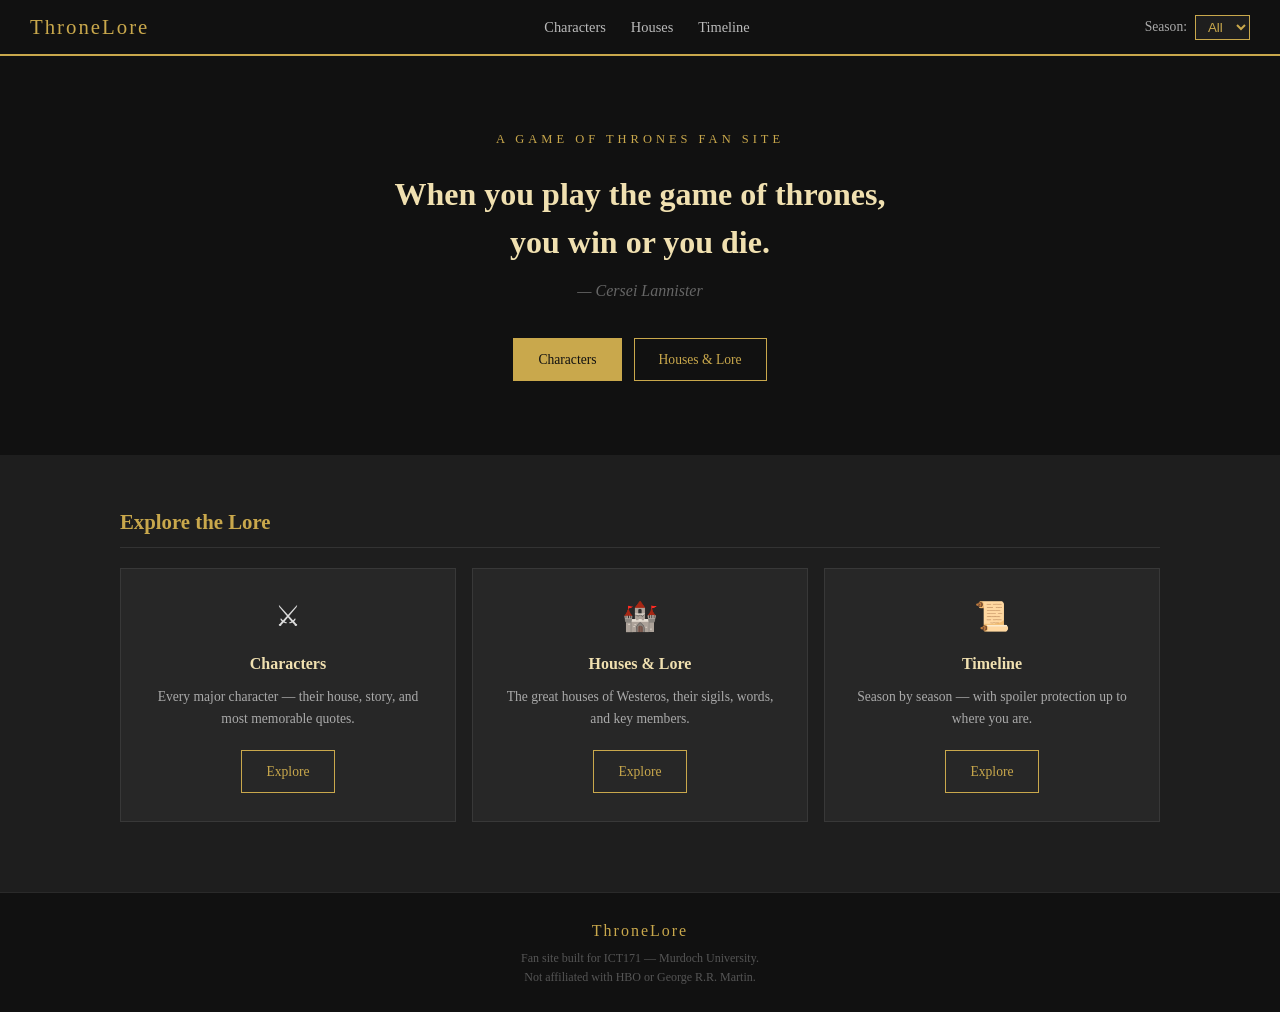
<file: site/index.html>
<!DOCTYPE html>
<html lang="en">
<head>
  <meta charset="UTF-8" />
  <meta name="viewport" content="width=device-width, initial-scale=1.0" />
  <title>ThroneLore</title>
  <link rel="stylesheet" href="style.css" />
</head>
<body>

  <nav>
    <span class="logo">ThroneLore</span>
    <ul>
      <li><a href="characters.html">Characters</a></li>
      <li><a href="houses.html">Houses</a></li>
      <li><a href="timeline.html">Timeline</a></li>
    </ul>
    <div class="season-selector">
      <label>Season:</label>
      <select id="season-nav" onchange="setSeason(this.value)">
        <option value="8">All</option>
        <option value="1">S1</option>
        <option value="2">S2</option>
        <option value="3">S3</option>
        <option value="4">S4</option>
        <option value="5">S5</option>
        <option value="6">S6</option>
        <option value="7">S7</option>
        <option value="8">S8</option>
      </select>
    </div>
  </nav>

  <div class="hero">
    <p class="tagline">A Game of Thrones Fan Site</p>
    <h1>When you play the game of thrones,<br>you win or you die.</h1>
    <p class="author">— Cersei Lannister</p>
    <a href="characters.html" class="btn btn-filled">Characters</a>
    <a href="houses.html" class="btn">Houses & Lore</a>
  </div>

  <div class="wrap">
    <h2 class="section-title">Explore the Lore</h2>
    <div class="preview-grid">
      <div class="preview-card">
        <div class="icon">⚔</div>
        <h3>Characters</h3>
        <p>Every major character — their house, story, and most memorable quotes.</p>
        <a href="characters.html" class="btn">Explore</a>
      </div>
      <div class="preview-card">
        <div class="icon">🏰</div>
        <h3>Houses & Lore</h3>
        <p>The great houses of Westeros, their sigils, words, and key members.</p>
        <a href="houses.html" class="btn">Explore</a>
      </div>
      <div class="preview-card">
        <div class="icon">📜</div>
        <h3>Timeline</h3>
        <p>Season by season — with spoiler protection up to where you are.</p>
        <a href="timeline.html" class="btn">Explore</a>
      </div>
    </div>
  </div>

  <footer>
    <p class="logo">ThroneLore</p>
    <p>Fan site built for ICT171 — Murdoch University.</p>
    <p>Not affiliated with HBO or George R.R. Martin.</p>
  </footer>

  <script>
    function setSeason(val) { sessionStorage.setItem('gotSeason', val); }
    const saved = sessionStorage.getItem('gotSeason');
    if (saved) document.getElementById('season-nav').value = saved;
  </script>
</body>
</html>
</file>
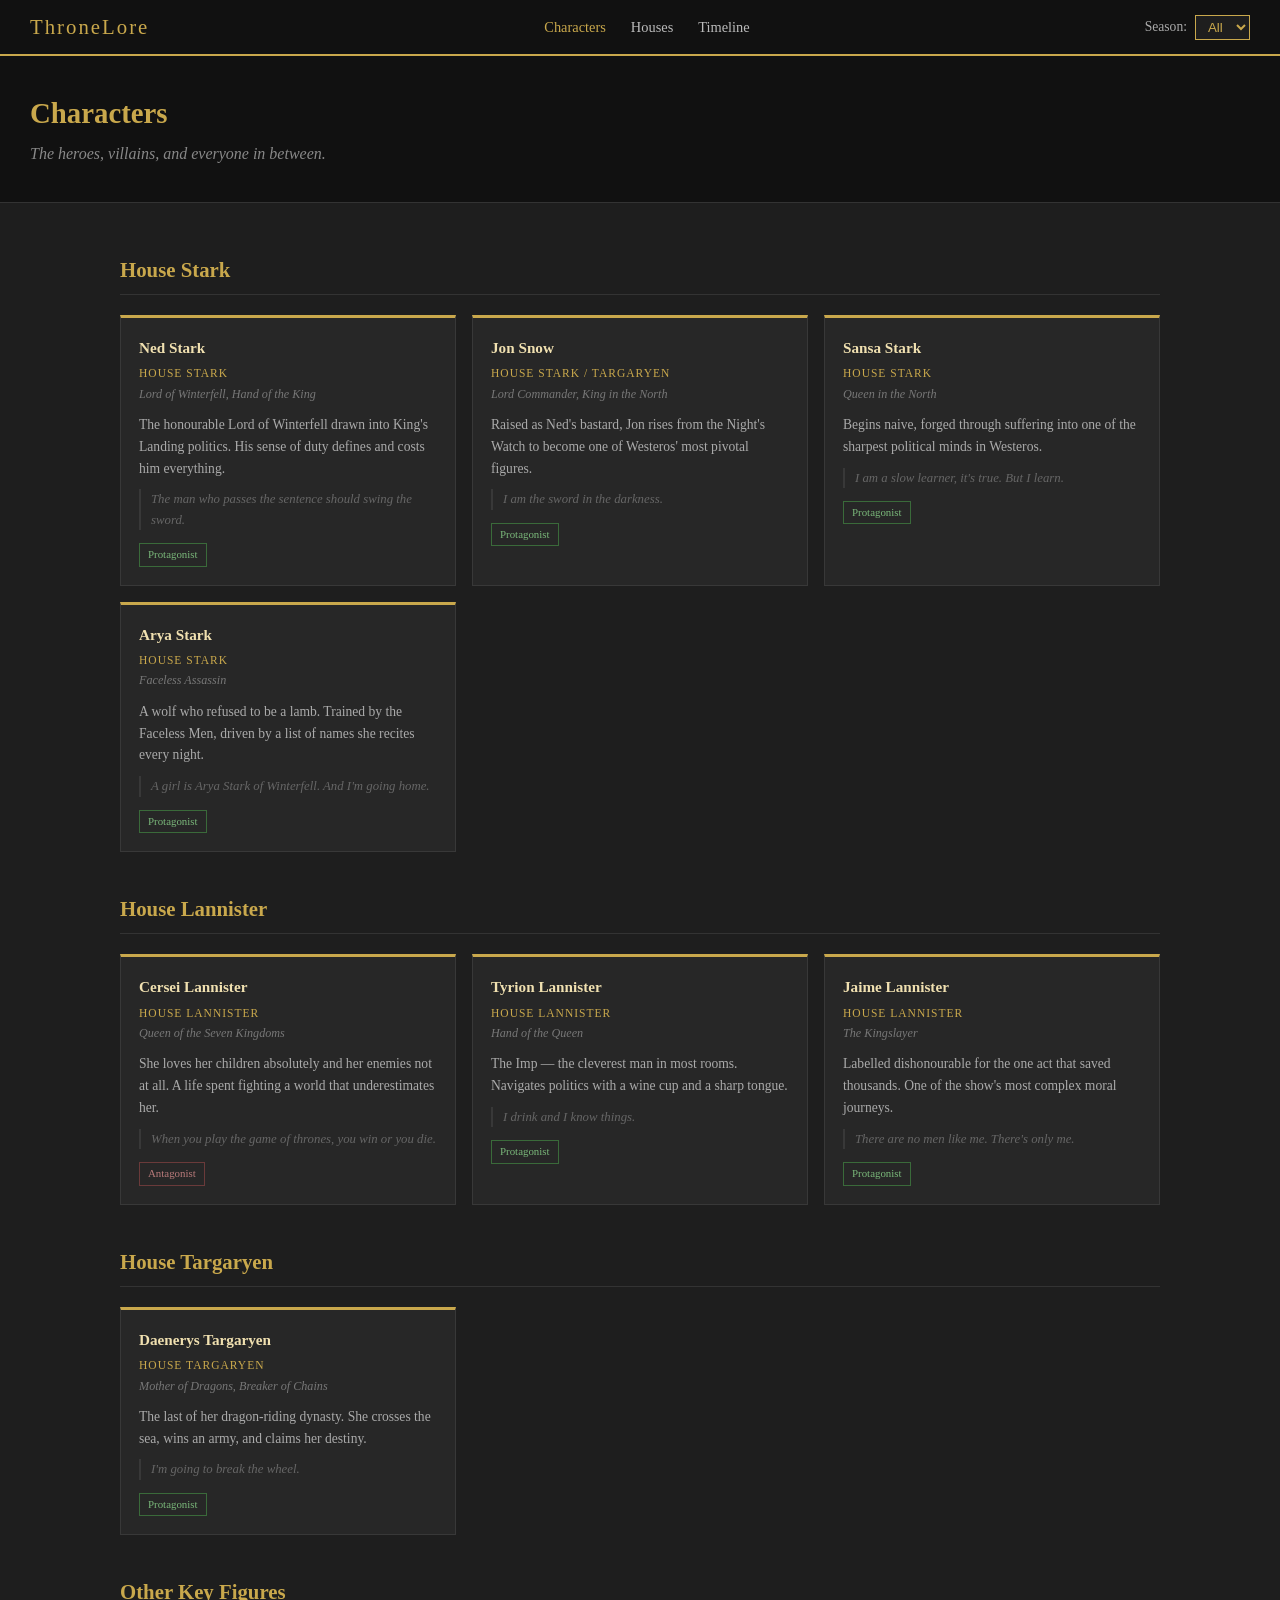
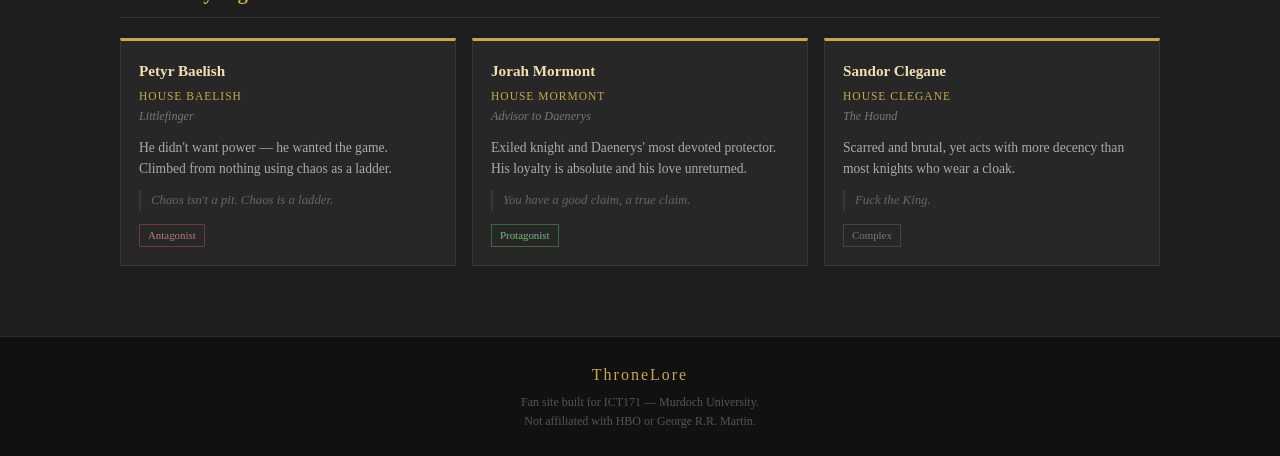
<file: site/characters.html>
<!DOCTYPE html>
<html lang="en">
<head>
  <meta charset="UTF-8" />
  <meta name="viewport" content="width=device-width, initial-scale=1.0" />
  <title>Characters — ThroneLore</title>
  <link rel="stylesheet" href="style.css" />
</head>
<body>

  <nav>
    <a href="index.html" class="logo">ThroneLore</a>
    <ul>
      <li><a href="characters.html" class="active">Characters</a></li>
      <li><a href="houses.html">Houses</a></li>
      <li><a href="timeline.html">Timeline</a></li>
    </ul>
    <div class="season-selector">
      <label>Season:</label>
      <select id="season-nav" onchange="setSeason(this.value)">
        <option value="8">All</option>
        <option value="1">S1</option>
        <option value="2">S2</option>
        <option value="3">S3</option>
        <option value="4">S4</option>
        <option value="5">S5</option>
        <option value="6">S6</option>
        <option value="7">S7</option>
        <option value="8">S8</option>
      </select>
    </div>
  </nav>

  <div class="page-header">
    <h1>Characters</h1>
    <p>The heroes, villains, and everyone in between.</p>
  </div>

  <div class="wrap">

    <h2 class="section-title">House Stark</h2>
    <div class="grid">
      <div class="char-card">
        <h3>Ned Stark</h3>
        <p class="sub">House Stark</p>
        <p class="role">Lord of Winterfell, Hand of the King</p>
        <p class="desc">The honourable Lord of Winterfell drawn into King's Landing politics. His sense of duty defines and costs him everything.</p>
        <p class="quote">The man who passes the sentence should swing the sword.</p>
        <span class="tag green">Protagonist</span>
      </div>
      <div class="char-card">
        <h3>Jon Snow</h3>
        <p class="sub">House Stark / Targaryen</p>
        <p class="role">Lord Commander, King in the North</p>
        <p class="desc">Raised as Ned's bastard, Jon rises from the Night's Watch to become one of Westeros' most pivotal figures.</p>
        <p class="quote">I am the sword in the darkness.</p>
        <span class="tag green">Protagonist</span>
      </div>
      <div class="char-card">
        <h3>Sansa Stark</h3>
        <p class="sub">House Stark</p>
        <p class="role">Queen in the North</p>
        <p class="desc">Begins naive, forged through suffering into one of the sharpest political minds in Westeros.</p>
        <p class="quote">I am a slow learner, it's true. But I learn.</p>
        <span class="tag green">Protagonist</span>
      </div>
      <div class="char-card">
        <h3>Arya Stark</h3>
        <p class="sub">House Stark</p>
        <p class="role">Faceless Assassin</p>
        <p class="desc">A wolf who refused to be a lamb. Trained by the Faceless Men, driven by a list of names she recites every night.</p>
        <p class="quote">A girl is Arya Stark of Winterfell. And I'm going home.</p>
        <span class="tag green">Protagonist</span>
      </div>
    </div>

    <h2 class="section-title">House Lannister</h2>
    <div class="grid">
      <div class="char-card">
        <h3>Cersei Lannister</h3>
        <p class="sub">House Lannister</p>
        <p class="role">Queen of the Seven Kingdoms</p>
        <p class="desc">She loves her children absolutely and her enemies not at all. A life spent fighting a world that underestimates her.</p>
        <p class="quote">When you play the game of thrones, you win or you die.</p>
        <span class="tag red">Antagonist</span>
      </div>
      <div class="char-card">
        <h3>Tyrion Lannister</h3>
        <p class="sub">House Lannister</p>
        <p class="role">Hand of the Queen</p>
        <p class="desc">The Imp — the cleverest man in most rooms. Navigates politics with a wine cup and a sharp tongue.</p>
        <p class="quote">I drink and I know things.</p>
        <span class="tag green">Protagonist</span>
      </div>
      <div class="char-card">
        <h3>Jaime Lannister</h3>
        <p class="sub">House Lannister</p>
        <p class="role">The Kingslayer</p>
        <p class="desc">Labelled dishonourable for the one act that saved thousands. One of the show's most complex moral journeys.</p>
        <p class="quote">There are no men like me. There's only me.</p>
        <span class="tag green">Protagonist</span>
      </div>
    </div>

    <h2 class="section-title">House Targaryen</h2>
    <div class="grid">
      <div class="char-card">
        <h3>Daenerys Targaryen</h3>
        <p class="sub">House Targaryen</p>
        <p class="role">Mother of Dragons, Breaker of Chains</p>
        <p class="desc">The last of her dragon-riding dynasty. She crosses the sea, wins an army, and claims her destiny.</p>
        <p class="quote">I'm going to break the wheel.</p>
        <span class="tag green">Protagonist</span>
      </div>
    </div>

    <h2 class="section-title">Other Key Figures</h2>
    <div class="grid">
      <div class="char-card">
        <h3>Petyr Baelish</h3>
        <p class="sub">House Baelish</p>
        <p class="role">Littlefinger</p>
        <p class="desc">He didn't want power — he wanted the game. Climbed from nothing using chaos as a ladder.</p>
        <p class="quote">Chaos isn't a pit. Chaos is a ladder.</p>
        <span class="tag red">Antagonist</span>
      </div>
      <div class="char-card">
        <h3>Jorah Mormont</h3>
        <p class="sub">House Mormont</p>
        <p class="role">Advisor to Daenerys</p>
        <p class="desc">Exiled knight and Daenerys' most devoted protector. His loyalty is absolute and his love unreturned.</p>
        <p class="quote">You have a good claim, a true claim.</p>
        <span class="tag green">Protagonist</span>
      </div>
      <div class="char-card">
        <h3>Sandor Clegane</h3>
        <p class="sub">House Clegane</p>
        <p class="role">The Hound</p>
        <p class="desc">Scarred and brutal, yet acts with more decency than most knights who wear a cloak.</p>
        <p class="quote">Fuck the King.</p>
        <span class="tag">Complex</span>
      </div>
    </div>

  </div>

  <footer>
    <p class="logo">ThroneLore</p>
    <p>Fan site built for ICT171 — Murdoch University.</p>
    <p>Not affiliated with HBO or George R.R. Martin.</p>
  </footer>

  <script>
    function setSeason(val) { sessionStorage.setItem('gotSeason', val); }
    const saved = sessionStorage.getItem('gotSeason');
    if (saved) document.getElementById('season-nav').value = saved;
  </script>
</body>
</html>
</file>
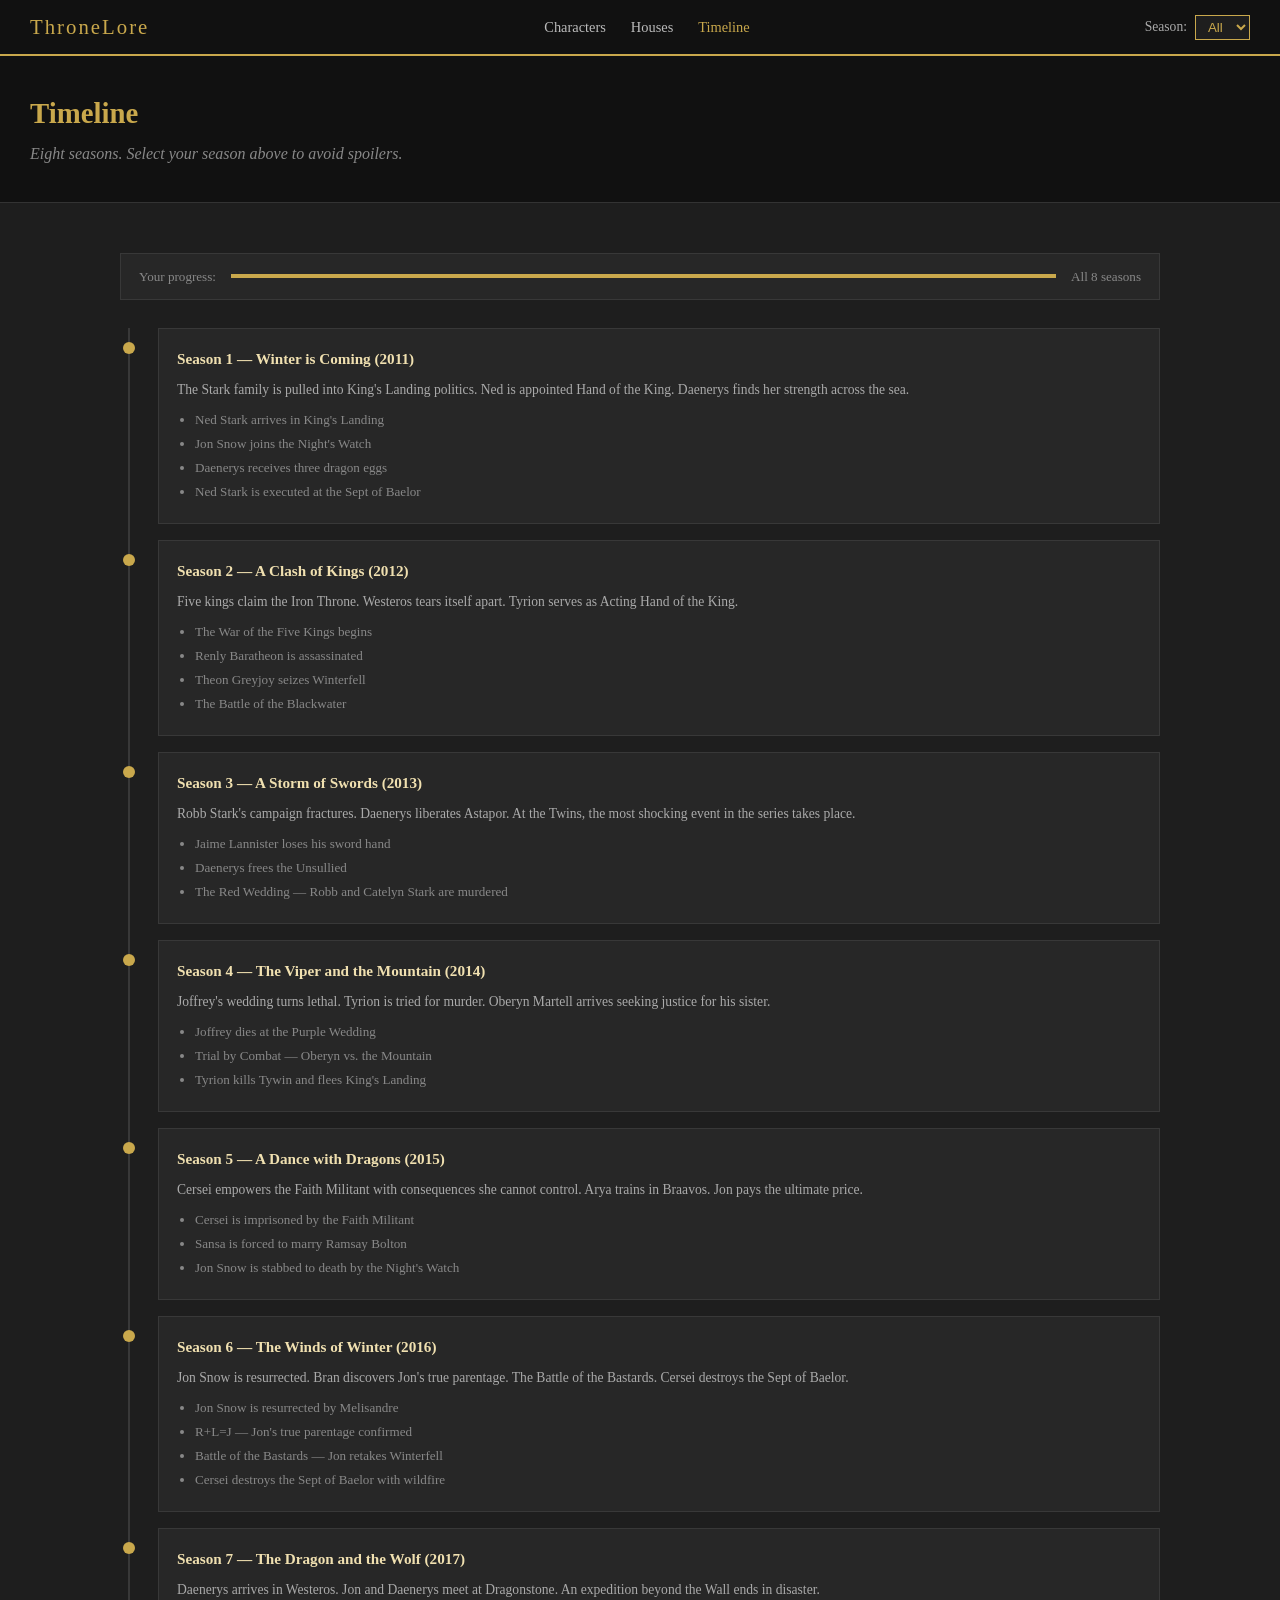
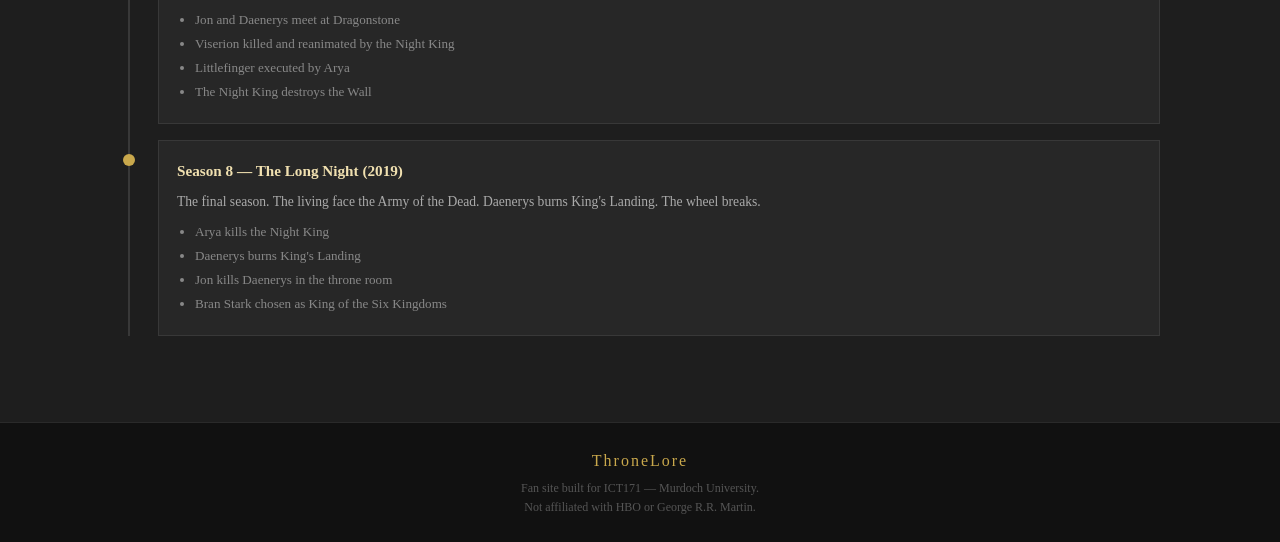
<file: site/timeline.html>
<!DOCTYPE html>
<html lang="en">
<head>
  <meta charset="UTF-8" />
  <meta name="viewport" content="width=device-width, initial-scale=1.0" />
  <title>Timeline — ThroneLore</title>
  <link rel="stylesheet" href="style.css" />
</head>
<body>

  <nav>
    <a href="index.html" class="logo">ThroneLore</a>
    <ul>
      <li><a href="characters.html">Characters</a></li>
      <li><a href="houses.html">Houses</a></li>
      <li><a href="timeline.html" class="active">Timeline</a></li>
    </ul>
    <div class="season-selector">
      <label>Season:</label>
      <select id="season-nav" onchange="applySeason(this.value)">
        <option value="8">All</option>
        <option value="1">S1</option>
        <option value="2">S2</option>
        <option value="3">S3</option>
        <option value="4">S4</option>
        <option value="5">S5</option>
        <option value="6">S6</option>
        <option value="7">S7</option>
        <option value="8">S8</option>
      </select>
    </div>
  </nav>

  <div class="page-header">
    <h1>Timeline</h1>
    <p>Eight seasons. Select your season above to avoid spoilers.</p>
  </div>

  <div class="wrap">

    <div class="spoiler-bar">
      <span>Your progress:</span>
      <div class="prog-wrap">
        <div class="prog-fill" id="prog-fill" style="width:100%"></div>
      </div>
      <span id="prog-label">All 8 seasons</span>
    </div>

    <div class="timeline">

      <div class="t-entry" data-season="1">
        <div class="t-box">
          <div class="lock-overlay">
            <span class="licon">🔒</span>
            <span class="lmsg">Spoilers ahead</span>
          </div>
          <h3>Season 1 — Winter is Coming (2011)</h3>
          <p>The Stark family is pulled into King's Landing politics. Ned is appointed Hand of the King. Daenerys finds her strength across the sea.</p>
          <ul>
            <li>Ned Stark arrives in King's Landing</li>
            <li>Jon Snow joins the Night's Watch</li>
            <li>Daenerys receives three dragon eggs</li>
            <li>Ned Stark is executed at the Sept of Baelor</li>
          </ul>
        </div>
      </div>

      <div class="t-entry" data-season="2">
        <div class="t-box">
          <div class="lock-overlay">
            <span class="licon">🔒</span>
            <span class="lmsg">Spoilers ahead</span>
          </div>
          <h3>Season 2 — A Clash of Kings (2012)</h3>
          <p>Five kings claim the Iron Throne. Westeros tears itself apart. Tyrion serves as Acting Hand of the King.</p>
          <ul>
            <li>The War of the Five Kings begins</li>
            <li>Renly Baratheon is assassinated</li>
            <li>Theon Greyjoy seizes Winterfell</li>
            <li>The Battle of the Blackwater</li>
          </ul>
        </div>
      </div>

      <div class="t-entry" data-season="3">
        <div class="t-box">
          <div class="lock-overlay">
            <span class="licon">🔒</span>
            <span class="lmsg">Spoilers ahead</span>
          </div>
          <h3>Season 3 — A Storm of Swords (2013)</h3>
          <p>Robb Stark's campaign fractures. Daenerys liberates Astapor. At the Twins, the most shocking event in the series takes place.</p>
          <ul>
            <li>Jaime Lannister loses his sword hand</li>
            <li>Daenerys frees the Unsullied</li>
            <li>The Red Wedding — Robb and Catelyn Stark are murdered</li>
          </ul>
        </div>
      </div>

      <div class="t-entry" data-season="4">
        <div class="t-box">
          <div class="lock-overlay">
            <span class="licon">🔒</span>
            <span class="lmsg">Spoilers ahead</span>
          </div>
          <h3>Season 4 — The Viper and the Mountain (2014)</h3>
          <p>Joffrey's wedding turns lethal. Tyrion is tried for murder. Oberyn Martell arrives seeking justice for his sister.</p>
          <ul>
            <li>Joffrey dies at the Purple Wedding</li>
            <li>Trial by Combat — Oberyn vs. the Mountain</li>
            <li>Tyrion kills Tywin and flees King's Landing</li>
          </ul>
        </div>
      </div>

      <div class="t-entry" data-season="5">
        <div class="t-box">
          <div class="lock-overlay">
            <span class="licon">🔒</span>
            <span class="lmsg">Spoilers ahead</span>
          </div>
          <h3>Season 5 — A Dance with Dragons (2015)</h3>
          <p>Cersei empowers the Faith Militant with consequences she cannot control. Arya trains in Braavos. Jon pays the ultimate price.</p>
          <ul>
            <li>Cersei is imprisoned by the Faith Militant</li>
            <li>Sansa is forced to marry Ramsay Bolton</li>
            <li>Jon Snow is stabbed to death by the Night's Watch</li>
          </ul>
        </div>
      </div>

      <div class="t-entry" data-season="6">
        <div class="t-box">
          <div class="lock-overlay">
            <span class="licon">🔒</span>
            <span class="lmsg">Spoilers ahead</span>
          </div>
          <h3>Season 6 — The Winds of Winter (2016)</h3>
          <p>Jon Snow is resurrected. Bran discovers Jon's true parentage. The Battle of the Bastards. Cersei destroys the Sept of Baelor.</p>
          <ul>
            <li>Jon Snow is resurrected by Melisandre</li>
            <li>R+L=J — Jon's true parentage confirmed</li>
            <li>Battle of the Bastards — Jon retakes Winterfell</li>
            <li>Cersei destroys the Sept of Baelor with wildfire</li>
          </ul>
        </div>
      </div>

      <div class="t-entry" data-season="7">
        <div class="t-box">
          <div class="lock-overlay">
            <span class="licon">🔒</span>
            <span class="lmsg">Spoilers ahead</span>
          </div>
          <h3>Season 7 — The Dragon and the Wolf (2017)</h3>
          <p>Daenerys arrives in Westeros. Jon and Daenerys meet at Dragonstone. An expedition beyond the Wall ends in disaster.</p>
          <ul>
            <li>Jon and Daenerys meet at Dragonstone</li>
            <li>Viserion killed and reanimated by the Night King</li>
            <li>Littlefinger executed by Arya</li>
            <li>The Night King destroys the Wall</li>
          </ul>
        </div>
      </div>

      <div class="t-entry" data-season="8">
        <div class="t-box">
          <div class="lock-overlay">
            <span class="licon">🔒</span>
            <span class="lmsg">Spoilers ahead</span>
          </div>
          <h3>Season 8 — The Long Night (2019)</h3>
          <p>The final season. The living face the Army of the Dead. Daenerys burns King's Landing. The wheel breaks.</p>
          <ul>
            <li>Arya kills the Night King</li>
            <li>Daenerys burns King's Landing</li>
            <li>Jon kills Daenerys in the throne room</li>
            <li>Bran Stark chosen as King of the Six Kingdoms</li>
          </ul>
        </div>
      </div>

    </div>
  </div>

  <footer>
    <p class="logo">ThroneLore</p>
    <p>Fan site built for ICT171 — Murdoch University.</p>
    <p>Not affiliated with HBO or George R.R. Martin.</p>
  </footer>

  <script>
    // applySeason: called when the user selects a season from the dropdown
    function applySeason(val) {

      // Save selection in sessionStorage so it persists across pages
      sessionStorage.setItem('gotSeason', val);

      const max = parseInt(val);

      // Loop through all timeline entries
      document.querySelectorAll('.t-entry').forEach(function(item) {
        var s = parseInt(item.getAttribute('data-season'));

        // Unlock seasons already watched, lock the rest
        if (s <= max) {
          item.classList.remove('locked');
        } else {
          item.classList.add('locked');
        }
      });

      // Update progress bar
      document.getElementById('prog-fill').style.width = (max / 8 * 100) + '%';
      document.getElementById('prog-label').textContent = max === 8 ? 'All 8 seasons' : 'Season ' + max + ' of 8';
    }

    // On page load: restore saved season or show all
    var saved = sessionStorage.getItem('gotSeason') || '8';
    document.getElementById('season-nav').value = saved;
    applySeason(saved);
  </script>

</body>
</html>
</file>
<file: site/style.css>
/* ThroneLore - style.css - ICT171 Murdoch University 2025 */

* { margin: 0; padding: 0; box-sizing: border-box; }
body { font-family: Georgia, serif; background: #1e1e1e; color: #ddd; line-height: 1.6; }
a { text-decoration: none; color: inherit; }

/* Navbar */
nav {
    background: #111;
    border-bottom: 2px solid #c9a84c;
    padding: 0 30px;
    height: 56px;
    display: flex;
    align-items: center;
    justify-content: space-between;
    position: fixed;
    top: 0;
    width: 100%;
    z-index: 999;
}
.logo { color: #c9a84c; font-size: 1.3rem; letter-spacing: 2px; }
nav ul { list-style: none; display: flex; gap: 25px; }
nav ul a { color: #bbb; font-size: 0.9rem; }
nav ul a:hover, nav ul a.active { color: #c9a84c; }
.season-selector { display: flex; align-items: center; gap: 8px; font-size: 0.85rem; color: #aaa; }
.season-selector select { background: #1e1e1e; color: #c9a84c; border: 1px solid #c9a84c; padding: 3px 8px; cursor: pointer; }

/* Hero */
.hero { background: #111; text-align: center; padding: 130px 20px 70px; }
.hero .tagline { font-size: 0.78rem; letter-spacing: 4px; color: #c9a84c; text-transform: uppercase; margin-bottom: 20px; }
.hero h1 { font-size: 2rem; color: #f0e0b0; line-height: 1.5; margin-bottom: 12px; }
.hero .author { color: #666; font-style: italic; margin-bottom: 30px; }
.btn { display: inline-block; padding: 10px 24px; border: 1px solid #c9a84c; color: #c9a84c; font-size: 0.85rem; margin: 4px; transition: all 0.2s; }
.btn:hover { background: #c9a84c; color: #111; }
.btn-filled { background: #c9a84c; color: #111; }

/* Page header */
.page-header { background: #111; padding: 90px 30px 35px; border-bottom: 1px solid #333; }
.page-header h1 { color: #c9a84c; font-size: 1.8rem; margin-bottom: 5px; }
.page-header p { color: #888; font-style: italic; }

/* Wrapper */
.wrap { max-width: 1100px; margin: 0 auto; padding: 50px 30px; }

/* Section title */
.section-title { color: #c9a84c; font-size: 1.3rem; border-bottom: 1px solid #333; padding-bottom: 8px; margin: 40px 0 20px; }
.section-title:first-child { margin-top: 0; }

/* Cards grid */
.grid { display: grid; grid-template-columns: repeat(auto-fill, minmax(260px, 1fr)); gap: 16px; }

/* Character card */
.char-card {
    background: #272727;
    border: 1px solid #383838;
    border-top: 3px solid #c9a84c;
    padding: 18px;
}
.char-card h3 { color: #f0e0b0; font-size: 0.95rem; margin-bottom: 4px; }
.char-card .sub { font-size: 0.72rem; color: #c9a84c; text-transform: uppercase; letter-spacing: 1px; margin-bottom: 2px; }
.char-card .role { font-size: 0.76rem; color: #777; font-style: italic; margin-bottom: 10px; }
.char-card .desc { font-size: 0.85rem; color: #aaa; margin-bottom: 10px; }
.char-card .quote { font-style: italic; font-size: 0.8rem; color: #666; border-left: 2px solid #383838; padding-left: 10px; margin-bottom: 10px; }
.tag { display: inline-block; font-size: 0.68rem; padding: 2px 8px; border: 1px solid #444; color: #777; }
.tag.green { color: #7ab87a; border-color: #3a6a3a; }
.tag.red { color: #b87a7a; border-color: #6a3a3a; }

/* House card */
.house-card {
    background: #272727;
    border: 1px solid #383838;
    display: grid;
    grid-template-columns: 130px 1fr;
    gap: 0;
    margin-bottom: 20px;
}
.house-sigil {
    background: #1a1a1a;
    border-right: 1px solid #383838;
    display: flex;
    flex-direction: column;
    align-items: center;
    justify-content: center;
    padding: 20px 10px;
    text-align: center;
}
.house-sigil img { width: 90px; height: 90px; object-fit: contain; margin-bottom: 8px; }
.house-sigil .hname { font-size: 0.75rem; color: #c9a84c; margin-bottom: 2px; }
.house-sigil small { font-size: 0.68rem; color: #666; font-style: italic; }
.house-body { padding: 20px; }
.house-body h2 { color: #f0e0b0; font-size: 1.2rem; margin-bottom: 4px; }
.house-body .words { font-style: italic; color: #c9a84c; font-size: 0.85rem; margin-bottom: 12px; }
.house-body p { font-size: 0.86rem; color: #aaa; margin-bottom: 14px; line-height: 1.65; }
.house-body h4 { font-size: 0.68rem; text-transform: uppercase; letter-spacing: 2px; color: #666; margin-bottom: 8px; }
.house-body ul { list-style: none; }
.house-body ul li { font-size: 0.84rem; color: #999; padding: 4px 0 4px 14px; border-bottom: 1px solid #2a2a2a; position: relative; }
.house-body ul li:last-child { border-bottom: none; }
.house-body ul li::before { content: '›'; position: absolute; left: 0; color: #c9a84c; }
.house-body ul li strong { color: #ddd; }

/* Preview cards (homepage) */
.preview-grid { display: grid; grid-template-columns: repeat(3, 1fr); gap: 16px; margin-top: 20px; }
.preview-card { background: #272727; border: 1px solid #383838; padding: 24px; text-align: center; }
.preview-card:hover { border-color: #c9a84c; }
.preview-card .icon { font-size: 1.8rem; margin-bottom: 12px; }
.preview-card h3 { color: #f0e0b0; font-size: 1rem; margin-bottom: 10px; }
.preview-card p { font-size: 0.85rem; color: #aaa; margin-bottom: 16px; }

/* Timeline */
.spoiler-bar { background: #272727; border: 1px solid #383838; padding: 12px 18px; margin-bottom: 28px; display: flex; align-items: center; gap: 15px; }
.spoiler-bar span { font-size: 0.82rem; color: #888; white-space: nowrap; }
.prog-wrap { flex: 1; height: 4px; background: #444; }
.prog-fill { height: 100%; background: #c9a84c; transition: width 0.3s; }

.timeline { border-left: 2px solid #383838; padding-left: 28px; margin-left: 8px; }
.t-entry { position: relative; margin-bottom: 16px; }
.t-entry::before { content: ''; position: absolute; left: -35px; top: 14px; width: 12px; height: 12px; background: #c9a84c; border-radius: 50%; }
.t-entry.locked::before { background: #444; }

.t-box { background: #272727; border: 1px solid #383838; padding: 18px; position: relative; overflow: hidden; }
.t-box h3 { color: #f0e0b0; font-size: 0.95rem; margin-bottom: 8px; }
.t-box p { font-size: 0.85rem; color: #aaa; margin-bottom: 8px; }
.t-box ul { padding-left: 18px; }
.t-box ul li { font-size: 0.82rem; color: #888; margin-bottom: 3px; }

/* Spoiler lock */
.t-entry.locked .t-box h3,
.t-entry.locked .t-box p,
.t-entry.locked .t-box ul {
    filter: blur(5px);
    user-select: none;
    pointer-events: none;
}
.lock-overlay {
    display: none;
    position: absolute;
    top: 0; left: 0; right: 0; bottom: 0;
    background: rgba(15, 15, 15, 0.6);
    flex-direction: column;
    align-items: center;
    justify-content: center;
    gap: 6px;
    z-index: 5;
}
.t-entry.locked .lock-overlay { display: flex; }
.lock-overlay .licon { font-size: 1.6rem; }
.lock-overlay .lmsg { font-size: 0.7rem; color: #777; text-transform: uppercase; letter-spacing: 2px; }

/* Footer */
footer { background: #111; border-top: 1px solid #2a2a2a; text-align: center; padding: 25px; margin-top: 20px; }
footer .logo { color: #c9a84c; font-size: 1rem; letter-spacing: 2px; margin-bottom: 5px; }
footer p { font-size: 0.75rem; color: #555; }

@media (max-width: 700px) {
    nav ul { display: none; }
    .preview-grid { grid-template-columns: 1fr; }
    .house-card { grid-template-columns: 1fr; }
    .house-sigil { border-right: none; border-bottom: 1px solid #383838; }
}
</file>
